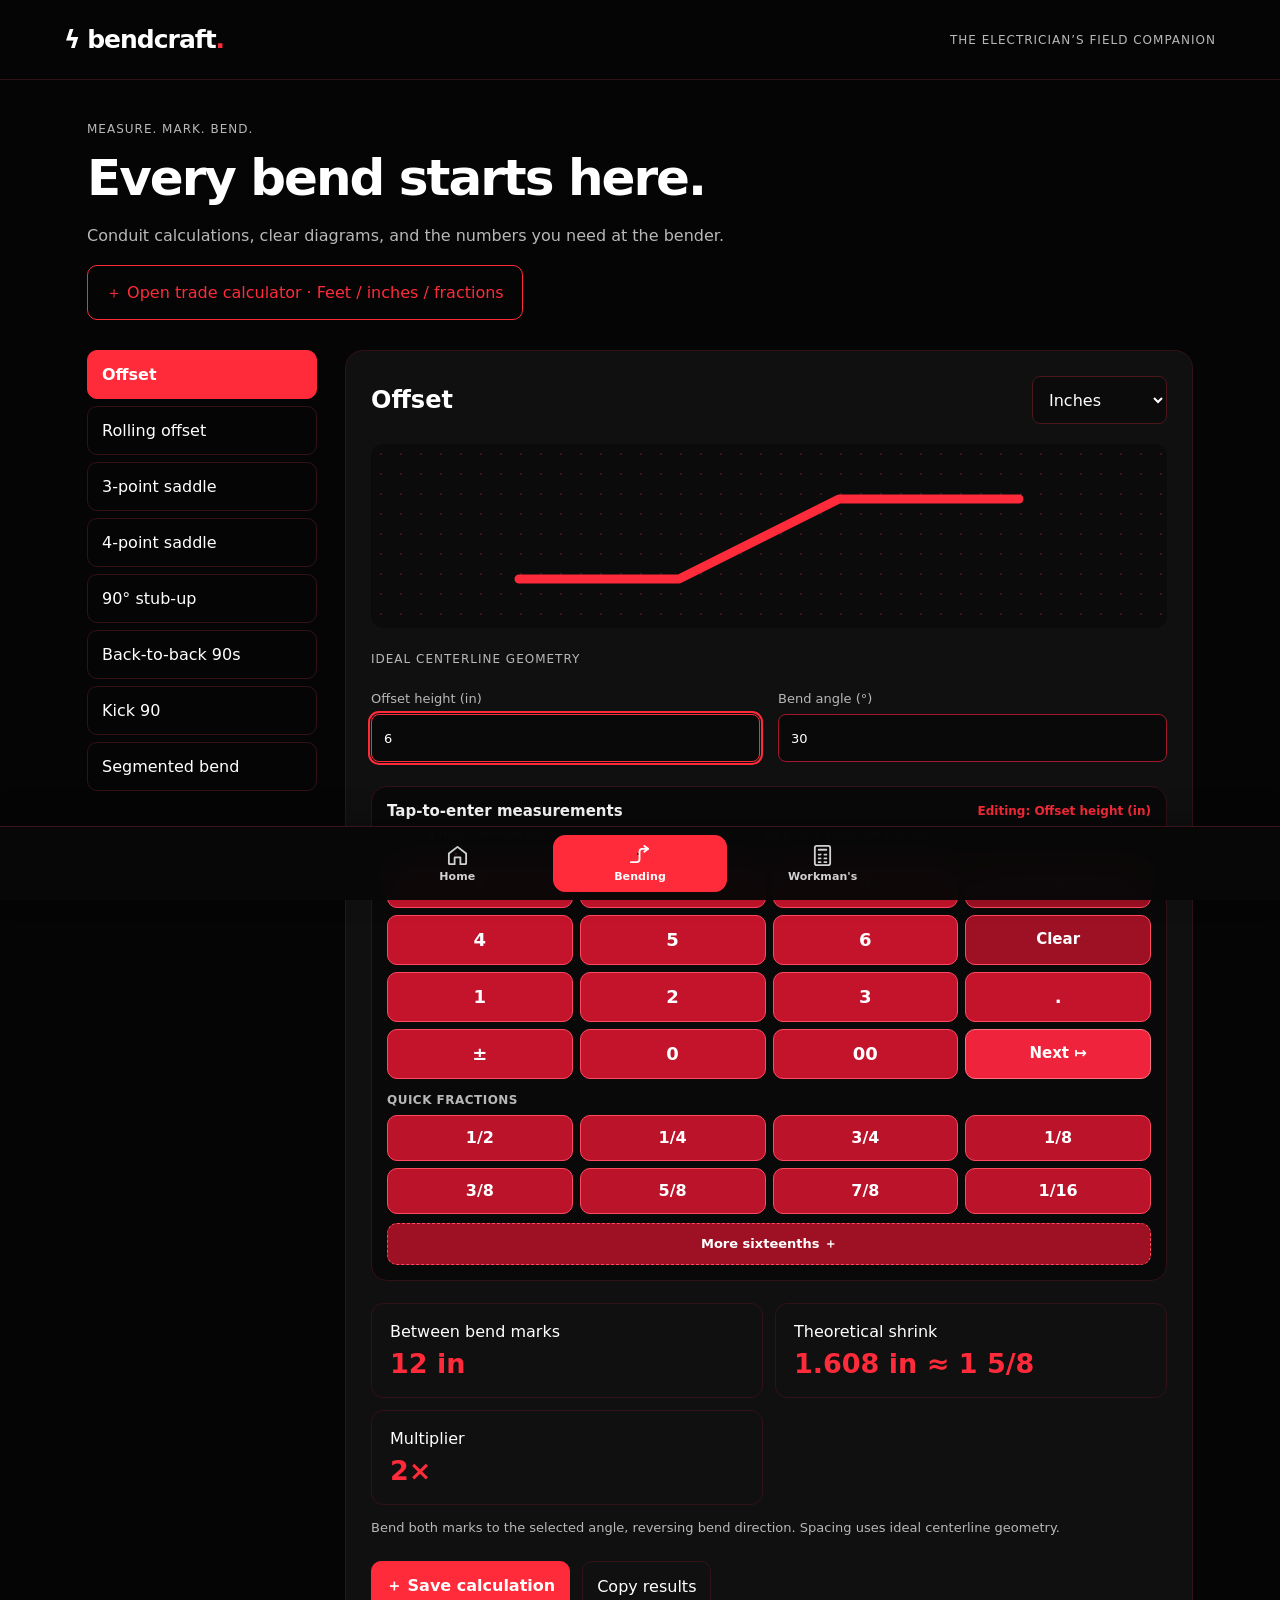
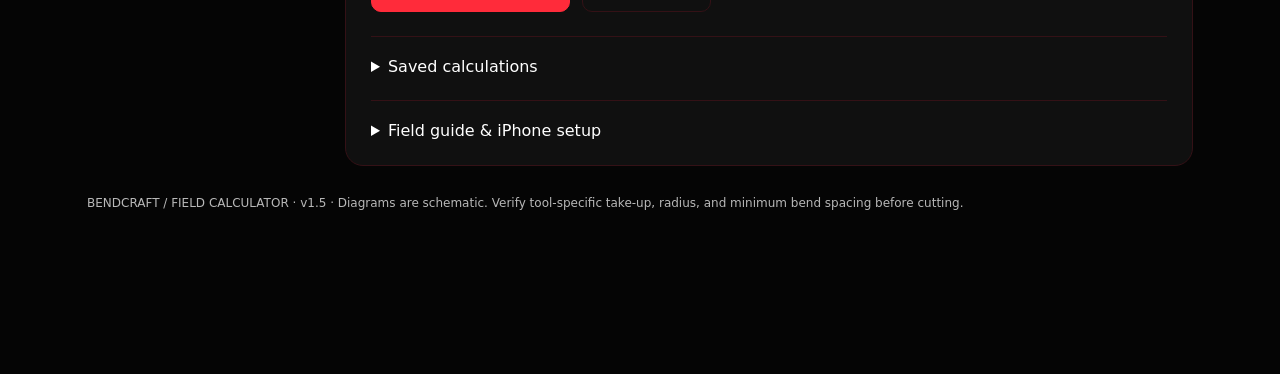
<file: index.html>
<!doctype html><html lang="en"><meta charset="utf-8"><meta name="viewport" content="width=device-width,initial-scale=1,viewport-fit=cover"><meta name="theme-color" content="#050505"><meta name="apple-mobile-web-app-capable" content="yes"><link rel="manifest" href="manifest.json?v=1.5"><link rel="stylesheet" href="measurement-keypad.css?v=1.5"><link rel="stylesheet" href="app-tabs.css?v=1.5"><title>Bendcraft • Conduit calculator</title><style>
:root{color-scheme:dark;--bg:#050505;--panel:#101010;--line:#341116;--ink:#ffffff;--muted:#b8b8b8;--accent:#ff2b3a}*{box-sizing:border-box}body{margin:0;background:var(--bg);color:var(--ink);font:16px system-ui,sans-serif}header{padding:25px 5%;border-bottom:1px solid var(--line);display:flex;justify-content:space-between;align-items:center}.brand{font-size:25px;font-weight:800;letter-spacing:-1px}.badge,small{color:var(--muted);font-size:12px;letter-spacing:1px}main{max-width:1150px;margin:38px auto;padding:0 22px}h1{font-size:clamp(32px,5vw,50px);letter-spacing:-2px;margin:12px 0}p{color:var(--muted);line-height:1.6}.layout{display:grid;grid-template-columns:230px 1fr;gap:28px;margin-top:30px}nav{display:flex;flex-direction:column;gap:7px}button,select,input{font:inherit}button{cursor:pointer;border:1px solid var(--line);border-radius:10px;background:transparent;color:var(--ink);padding:14px;text-align:left;min-height:48px}button:hover{border-color:var(--accent)}button.active,.primary{background:var(--accent);color:#ffffff;border-color:var(--accent);font-weight:700}section{border:1px solid var(--line);background:var(--panel);border-radius:18px;padding:25px}h2{margin:0;font-size:24px}.toolbar{display:flex;justify-content:space-between;align-items:center;gap:12px}select,input{background:#0b0b0b;color:var(--ink);border:1px solid #4c161d;border-radius:8px;padding:12px;width:100%;min-height:48px}select{width:auto}#fields{display:grid;grid-template-columns:1fr 1fr;gap:18px;margin:24px 0}label{display:block;font-size:13px;color:var(--muted)}label input{margin-top:8px}.diagram{background:#0b0b0b;border-radius:12px;margin:20px 0;overflow:hidden}svg{width:100%;height:180px;background-image:radial-gradient(#3a141a 1px,transparent 1px);background-size:20px 20px}.results{display:grid;grid-template-columns:repeat(2,1fr);gap:12px}.result{padding:18px;border:1px solid var(--line);border-radius:12px}.result strong{display:block;color:var(--accent);font-size:27px;margin-top:7px}.note{font-size:13px}.actions{display:flex;gap:12px;margin-top:22px;flex-wrap:wrap}details{margin-top:24px;border-top:1px solid var(--line);padding-top:20px}summary{cursor:pointer}#saved article{border-bottom:1px solid var(--line);padding:14px 0}#saved button{padding:8px;margin-right:8px}footer{padding:30px 0;color:var(--muted);font-size:12px}a{color:var(--accent)}@media(max-width:720px){header{padding:20px}.badge{display:none}main{margin-top:24px}.layout{grid-template-columns:1fr;gap:18px}nav{flex-direction:row;overflow-x:auto;padding-bottom:6px}nav button{white-space:nowrap}section{padding:18px}#fields{gap:12px}h1{letter-spacing:-1px}.result strong{font-size:23px}}
</style><header><div class="brand">ϟ bendcraft<span style="color:var(--accent)">.</span></div><span class="badge">THE ELECTRICIAN’S FIELD COMPANION</span></header><main><small>MEASURE. MARK. BEND.</small><h1>Every bend starts here.</h1><p>Conduit calculations, clear diagrams, and the numbers you need at the bender.</p><p><a href="calculator.html?v=1.5" style="display:inline-block;padding:14px 18px;border:1px solid #ff2b3a;border-radius:10px;text-decoration:none">＋ Open trade calculator · Feet / inches / fractions</a></p><div class="layout"><nav id="types" aria-label="Bend type"></nav><section><div class="toolbar"><h2 id="title"></h2><select id="unit" aria-label="Units"><option value="in">Inches</option><option value="mm">Millimeters</option></select></div><div class="diagram"><svg viewBox="0 0 600 180" role="img" aria-label="Schematic of selected bend"><path id="pipe" fill="none" stroke="#ff2b3a" stroke-width="9" stroke-linejoin="round" stroke-linecap="round"/></svg></div><small id="model"></small><div id="fields"></div><div id="measurement-keypad"></div><div id="results" class="results" aria-live="polite"></div><p id="explain" class="note"></p><div class="actions"><button id="save" class="primary">＋ Save calculation</button><button id="share">Copy results</button></div><p id="status" role="status"></p><details><summary>Saved calculations</summary><div id="saved"></div></details><details><summary>Field guide & iPhone setup</summary><p>Tap a measurement field then use the built-in number and fraction buttons—no iPhone keyboard needed. Fractions such as 12 3/8 work. Values use the selected unit. Change units to convert your current measurements. Angles remain degrees.</p><p>Offsets and saddles use ideal centerline geometry: spacing = height ÷ sin(angle); shrink per offset = height × tan(angle ÷ 2). These differ from rounded field tables and do not compensate for shoe radius. Verify marks with your bender’s instructions. Stub take-up and back-to-back star marks must match your actual shoe. Segmented calculations use equal chord approximations.</p><p>On iPhone: open the hosted app in Safari, tap Share → Add to Home Screen → Open as Web App. Saved bends stay in this browser on this device. This local version requires hosting before iPhone installation.</p><p><a href="https://data.kleintools.com/sites/all/product_assets/documents/instructions/klein/ConduitBenderGuide.pdf" target="_blank" rel="noopener">Klein bender reference</a> · <a href="https://apps.apple.com/us/app/ibend-pipe/id339407922" target="_blank" rel="noopener">Workflow research: iBend Pipe</a></p></details></section></div><footer>BENDCRAFT / FIELD CALCULATOR · v1.5 · Diagrams are schematic. Verify tool-specific take-up, radius, and minimum bend spacing before cutting.</footer></main><nav class="app-tabs" aria-label="Bendcraft apps"><div class="app-tabs-inner"><a class="app-tab" href="home.html?v=1.5"><svg viewBox="0 0 24 24" aria-hidden="true"><path d="m3 10 9-7 9 7v10a1 1 0 0 1-1 1h-5v-7H9v7H4a1 1 0 0 1-1-1Z"/></svg><span>Home</span></a><a class="app-tab" href="index.html?v=1.6" aria-current="page"><svg viewBox="0 0 24 24" aria-hidden="true"><path d="M3 19h6c1.7 0 3-1.3 3-3V8c0-1.7 1.3-3 3-3h6"/><path d="m17 2 4 3-4 3"/></svg><span>Bending</span></a><a class="app-tab" href="calculator.html?v=1.5"><svg viewBox="0 0 24 24" aria-hidden="true"><rect x="4" y="2" width="16" height="20" rx="2"/><path d="M8 6h8M8 11h2m4 0h2M8 15h2m4 0h2M8 19h2m4 0h2"/></svg><span>Workman's</span></a></div></nav><script src="app.js?v=1.6"></script><script src="measurement-keypad.js"></script></html>
</file>
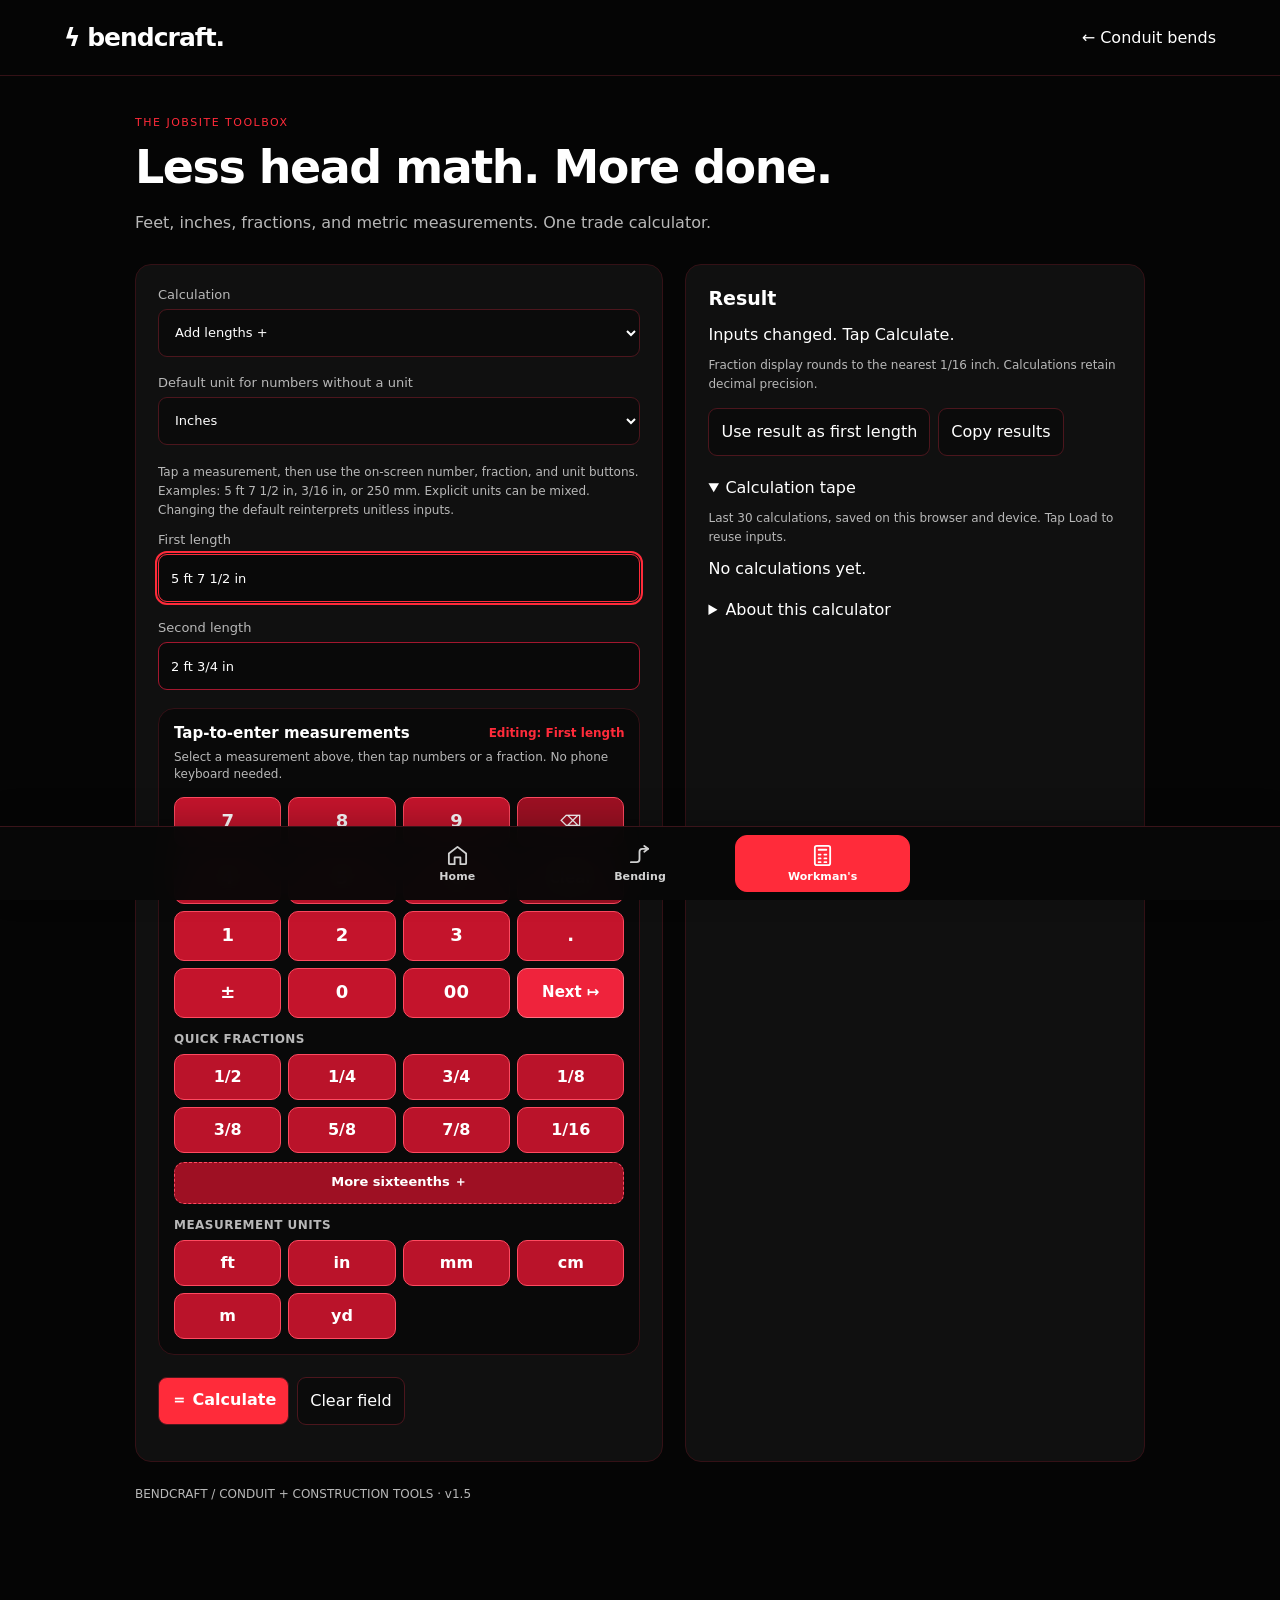
<file: calculator.html>
<!doctype html><html lang="en"><meta charset="utf-8"><meta name="viewport" content="width=device-width,initial-scale=1,viewport-fit=cover"><meta name="theme-color" content="#050505"><meta name="apple-mobile-web-app-capable" content="yes"><title>Bendcraft • Trade Calculator</title><link rel="manifest" href="manifest.json?v=1.5"><link rel="stylesheet" href="measurement-keypad.css?v=1.5"><link rel="stylesheet" href="app-tabs.css?v=1.5"><style>
:root{color-scheme:dark;--bg:#050505;--panel:#101010;--line:#341116;--ink:#ffffff;--muted:#b8b8b8;--accent:#ff2b3a}*{box-sizing:border-box}body{margin:0;background:var(--bg);color:var(--ink);font:16px system-ui,sans-serif}header{padding:23px max(20px,5vw);border-bottom:1px solid var(--line);display:flex;gap:24px;justify-content:space-between;align-items:center}header a{color:var(--ink);text-decoration:none}.brand{font-size:25px;font-weight:800;letter-spacing:-1px}main{max-width:1050px;margin:35px auto;padding:0 20px}h1{font-size:clamp(30px,5vw,46px);letter-spacing:-1.5px;margin:10px 0}p{color:var(--muted);line-height:1.6}small{color:var(--accent);letter-spacing:1.5px;font-size:11px}.layout{display:grid;grid-template-columns:1.15fr 1fr;gap:22px;margin-top:28px}.panel{border:1px solid var(--line);border-radius:16px;background:var(--panel);padding:22px}input,select,button{font:inherit;min-height:48px;border:1px solid #4c161d;border-radius:9px;color:var(--ink);background:#0b0b0b;padding:12px}input,select{width:100%;margin-top:7px}label{font-size:13px;color:var(--muted);display:block;margin-bottom:18px}input:focus{outline:2px solid var(--accent)}button{cursor:pointer}button:hover{border-color:var(--accent)}.primary{background:var(--accent);color:#ffffff;font-weight:700}.tools,.keys,.fraction,.actions{display:flex;gap:8px;flex-wrap:wrap;margin:14px 0}.tools button{flex:1}.keys{display:grid;grid-template-columns:repeat(4,1fr)}.keys button{text-align:center}.fraction{align-items:end}.fraction label{flex:1;margin:0}.fraction button{flex:1}h2{font-size:19px;margin:0 0 16px}.result{border-bottom:1px solid var(--line);padding:14px 0;font-size:13px;color:var(--muted)}.result strong{display:block;font-size:24px;color:var(--accent);margin-top:5px;overflow-wrap:anywhere}.note{font-size:12px}#tape article{padding:16px 0;border-bottom:1px solid var(--line)}#tape article p{font-size:13px;overflow-wrap:anywhere}details{margin-top:22px}summary{cursor:pointer}a{color:var(--accent)}[hidden]{display:none!important}footer{padding:25px 0;color:var(--muted);font-size:12px}@media(max-width:700px){.layout{grid-template-columns:1fr}header{gap:14px;font-size:13px}.panel{padding:18px}}
</style><header><a href="index.html?v=1.6" class="brand">ϟ bendcraft.</a><a href="index.html?v=1.6">← Conduit bends</a></header><main><small>THE JOBSITE TOOLBOX</small><h1>Less head math. More done.</h1><p>Feet, inches, fractions, and metric measurements. One trade calculator.</p><div class="layout"><section class="panel" aria-label="Construction calculator"><label>Calculation<select id="mode"><option value="add">Add lengths +</option><option value="subtract">Subtract lengths −</option><option value="scale">Multiply a length × quantity</option><option value="divide">Divide a length ÷ quantity</option><option value="ratio">Divide two lengths → ratio</option><option value="convert">Convert a measurement</option><option value="area">Rectangle area & perimeter</option><option value="volume">Rectangular volume</option><option value="triangle">Right triangle: rise & run</option><option value="spacing">Equal spacing, including both ends</option></select></label><label>Default unit for numbers without a unit<select id="base"><option value="in">Inches</option><option value="ft">Feet</option><option value="yd">Yards</option><option value="mm">Millimeters</option><option value="cm">Centimeters</option><option value="m">Meters</option></select></label><p class="note">Tap a measurement, then use the on-screen number, fraction, and unit buttons. Examples: 5 ft 7 1/2 in, 3/16 in, or 250 mm. Explicit units can be mixed. Changing the default reinterprets unitless inputs.</p><label><span id="label-a">First length</span><input id="a" type="text" value="5 ft 7 1/2 in" autocomplete="off" spellcheck="false"></label><label id="row-b"><span id="label-b">Second length</span><input id="b" type="text" value="2 ft 3/4 in" autocomplete="off" spellcheck="false"></label><label id="row-c" hidden>Depth<input id="c" type="text" value="4 in" autocomplete="off" spellcheck="false"></label><div id="measurement-keypad"></div><div id="legacy-entry" hidden><small id="target">KEYPAD → FIRST LENGTH</small><div class="tools" aria-label="Insert unit"><button data-token=" ft ">ft</button><button data-token=" in ">in</button><button data-token=" yd ">yd</button><button data-token=" mm ">mm</button><button data-token=" m ">m</button></div><div class="keys" aria-label="Calculator keypad"></div><div class="fraction"><label>Numerator<select id="numerator"></select></label><label>Denominator<select id="denominator"></select></label><button id="insert-fraction">Insert fraction</button></div></div><div class="actions"><button id="calculate" class="primary">＝ Calculate</button><button id="clear">Clear field</button></div></section><section class="panel"><h2>Result</h2><div id="answer" aria-live="polite"></div><p class="note">Fraction display rounds to the nearest 1/16 inch. Calculations retain decimal precision.</p><div class="actions"><button id="reuse">Use result as first length</button><button id="copy">Copy results</button></div><p id="message" role="status"></p><details open><summary>Calculation tape</summary><p class="note">Last 30 calculations, saved on this browser and device. Tap Load to reuse inputs.</p><div id="tape"></div></details><details><summary>About this calculator</summary><p class="note">Bendcraft’s original trade calculator is inspired by the mixed-unit workflow of <a href="https://apps.apple.com/us/app/workmans-calculator-pro/id1188821288" target="_blank" rel="noopener">Workman’s Calculator Pro</a>. Length × quantity returns length. Length × width returns area. Length ÷ length returns a unitless ratio. Equal spacing uses positions at both endpoints.</p></details></section></div><footer>BENDCRAFT / CONDUIT + CONSTRUCTION TOOLS · v1.5</footer></main><nav class="app-tabs" aria-label="Bendcraft apps"><div class="app-tabs-inner"><a class="app-tab" href="home.html?v=1.5"><svg viewBox="0 0 24 24" aria-hidden="true"><path d="m3 10 9-7 9 7v10a1 1 0 0 1-1 1h-5v-7H9v7H4a1 1 0 0 1-1-1Z"/></svg><span>Home</span></a><a class="app-tab" href="index.html?v=1.6"><svg viewBox="0 0 24 24" aria-hidden="true"><path d="M3 19h6c1.7 0 3-1.3 3-3V8c0-1.7 1.3-3 3-3h6"/><path d="m17 2 4 3-4 3"/></svg><span>Bending</span></a><a class="app-tab" href="calculator.html?v=1.5" aria-current="page"><svg viewBox="0 0 24 24" aria-hidden="true"><rect x="4" y="2" width="16" height="20" rx="2"/><path d="M8 6h8M8 11h2m4 0h2M8 15h2m4 0h2M8 19h2m4 0h2"/></svg><span>Workman's</span></a></div></nav><script src="trade-math.js"></script><script src="trade-ui.js"></script><script src="measurement-keypad.js"></script></html>
</file>
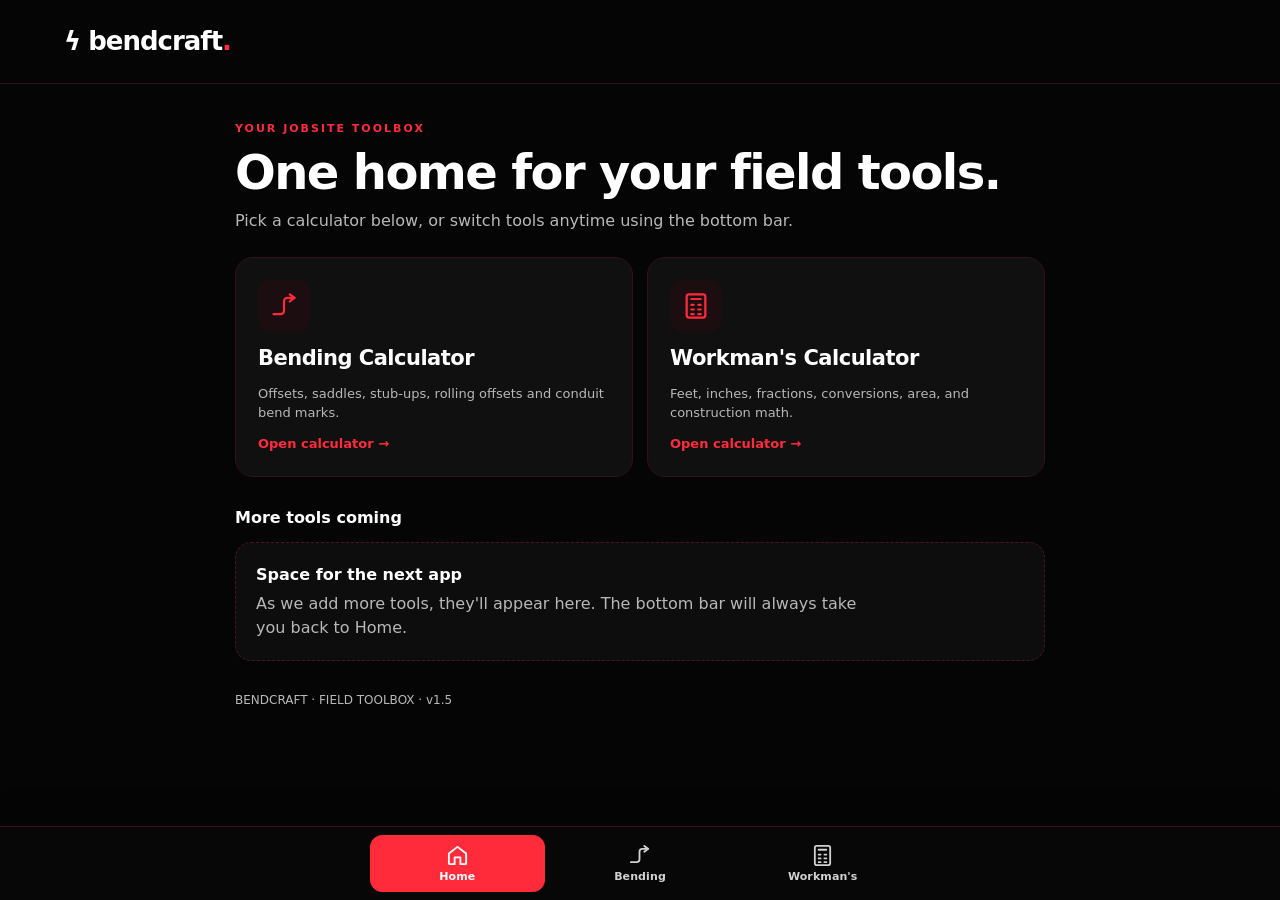
<file: home.html>
<!doctype html>
<html lang="en"><head>
<meta charset="utf-8"><meta name="viewport" content="width=device-width,initial-scale=1,viewport-fit=cover">
<meta name="theme-color" content="#050505"><meta name="apple-mobile-web-app-capable" content="yes">
<title>Bendcraft | Your field tools</title>
<link rel="manifest" href="manifest.json?v=1.5">
<link rel="stylesheet" href="app-tabs.css?v=1.5">
<style>
:root{color-scheme:dark;--bg:#050505;--panel:#101010;--line:#341116;--ink:#ffffff;--muted:#b8b8b8;--accent:#ff2b3a}
*{box-sizing:border-box}body{margin:0;background:var(--bg);color:var(--ink);font:16px/1.5 system-ui,-apple-system,sans-serif}
header{padding:22px max(20px,5vw);border-bottom:1px solid var(--line)}
.brand{font-size:26px;font-weight:800;letter-spacing:-1px}
.brand span{color:var(--accent)}
main{max-width:850px;margin:0 auto;padding:37px 20px 48px}
.overline{font-size:11px;font-weight:700;letter-spacing:2px;color:var(--accent)}
h1{font-size:clamp(32px,6vw,48px);line-height:1.05;letter-spacing:-1.6px;margin:9px 0 12px}
h2{font-size:16px;margin:29px 0 12px}
p{color:var(--muted);margin:0;max-width:610px}
.apps{display:grid;grid-template-columns:repeat(auto-fit,minmax(min(100%,260px),1fr));gap:14px;margin-top:24px}
.app-card{display:flex;flex-direction:column;gap:11px;min-height:210px;border:1px solid var(--line);border-radius:18px;background:var(--panel);padding:22px;color:var(--ink);text-decoration:none;transition:border-color .15s,transform .15s;touch-action:manipulation}
.app-card:active{transform:scale(.99)}
.app-card:focus-visible,.app-card:hover{outline:none;border-color:var(--accent)}
.app-icon{display:grid;place-items:center;width:52px;height:52px;border-radius:13px;background:#1c0d10;color:var(--accent)}
.app-icon svg{width:28px;height:28px;stroke:currentColor;fill:none;stroke-width:1.9;stroke-linecap:round;stroke-linejoin:round}
.app-title{font-size:21px;font-weight:750;letter-spacing:-.5px}
.app-description{font-size:13px;color:var(--muted);line-height:1.45}
.app-open{margin-top:auto;color:var(--accent);font-size:13px;font-weight:750}
.future{border:1px dashed #4c151d;border-radius:16px;background:#0d0d0d;padding:20px}
.future strong{display:block;margin-bottom:5px}
footer{margin-top:30px;color:var(--muted);font-size:12px}
</style></head><body>
<header><div class="brand">ϟ bendcraft<span>.</span></div></header>
<main><div class="overline">YOUR JOBSITE TOOLBOX</div><h1>One home for your field tools.</h1>
<p>Pick a calculator below, or switch tools anytime using the bottom bar.</p>
<div class="apps">
<a class="app-card" href="index.html?v=1.6"><span class="app-icon"><svg viewBox="0 0 24 24" aria-hidden="true"><path d="M3 19h6c1.7 0 3-1.3 3-3V8c0-1.7 1.3-3 3-3h6"/><path d="m17 2 4 3-4 3"/></svg></span><span class="app-title">Bending Calculator</span><span class="app-description">Offsets, saddles, stub-ups, rolling offsets and conduit bend marks.</span><span class="app-open">Open calculator →</span></a>
<a class="app-card" href="calculator.html?v=1.5"><span class="app-icon"><svg viewBox="0 0 24 24" aria-hidden="true"><rect x="4" y="2" width="16" height="20" rx="2"/><path d="M8 6h8M8 11h2m4 0h2M8 15h2m4 0h2M8 19h2m4 0h2"/></svg></span><span class="app-title">Workman's Calculator</span><span class="app-description">Feet, inches, fractions, conversions, area, and construction math.</span><span class="app-open">Open calculator →</span></a>
</div><h2>More tools coming</h2><div class="future"><strong>Space for the next app</strong><p>As we add more tools, they'll appear here. The bottom bar will always take you back to Home.</p></div>
<footer>BENDCRAFT · FIELD TOOLBOX · v1.5</footer></main>
<nav class="app-tabs" aria-label="Bendcraft apps"><div class="app-tabs-inner"><a class="app-tab" href="home.html?v=1.5" aria-current="page"><svg viewBox="0 0 24 24" aria-hidden="true"><path d="m3 10 9-7 9 7v10a1 1 0 0 1-1 1h-5v-7H9v7H4a1 1 0 0 1-1-1Z"/></svg><span>Home</span></a><a class="app-tab" href="index.html?v=1.6"><svg viewBox="0 0 24 24" aria-hidden="true"><path d="M3 19h6c1.7 0 3-1.3 3-3V8c0-1.7 1.3-3 3-3h6"/><path d="m17 2 4 3-4 3"/></svg><span>Bending</span></a><a class="app-tab" href="calculator.html?v=1.5"><svg viewBox="0 0 24 24" aria-hidden="true"><rect x="4" y="2" width="16" height="20" rx="2"/><path d="M8 6h8M8 11h2m4 0h2M8 15h2m4 0h2M8 19h2m4 0h2"/></svg><span>Workman's</span></a></div></nav>
</body></html>
</file>
<file: measurement-keypad.css>
/* Shared touch-first Bendcraft measurement keypad. */
#measurement-keypad { margin: 14px 0 22px; }
.mp-wrap { border: 1px solid var(--line, #3b1218); border-radius: 16px; background: #090909; padding: 15px; }
.mp-top { display: flex; align-items: center; justify-content: space-between; flex-wrap: wrap; gap: 5px 12px; }
.mp-top strong { font-size: 15px; color: var(--ink, #ffffff); }
.mp-active { color: var(--accent, #ff2b3a); font-size: 12px; font-weight: 700; }
.mp-hint { font-size: 12px; margin: 7px 0 14px; color: var(--muted, #b8b8b8); line-height: 1.4; }
.mp-label { margin: 14px 0 8px; font-size: 12px; color: var(--muted, #b8b8b8); font-weight: 700; letter-spacing: .04em; text-transform: uppercase; }
.mp-grid { display: grid; grid-template-columns: repeat(4, minmax(0, 1fr)); gap: 7px; }
.mp-key, .mp-more { appearance: none; min-width: 0; min-height: 50px; padding: 8px 4px; border: 1px solid #ff4a60; border-radius: 10px; background: #c4142c; color: #ffffff; text-align: center; font: 600 18px/1.15 system-ui, sans-serif; touch-action: manipulation; -webkit-tap-highlight-color: transparent; cursor: pointer; }
.mp-key:active, .mp-more:active { background: #ff2b3a; color: #ffffff; transform: scale(.975); }
.mp-key:focus-visible, .mp-more:focus-visible { outline: 2px solid var(--accent, #ff2b3a); outline-offset: 2px; }
.mp-fractions .mp-key, .mp-units .mp-key { font-size: 16px; min-height: 46px; }
.mp-key.mp-subtle { font-size: 15px; color: #ffffff; background: #9e1023; }
.mp-key.mp-next { background: #ef233c; border-color: #ff7282; color: #ffffff; font-size: 15px; font-weight: 800; }
.mp-key:disabled { opacity: .4; cursor: not-allowed; }
.mp-more { display: block; width: 100%; min-height: 42px; font-size: 13px; margin-top: 9px; background: #9e1023; border-style: dashed; }
.mp-extra { margin-top: 8px; }
.mp-extra[hidden] { display: none !important; }
.mp-selected { outline: 2px solid var(--accent, #ff2b3a) !important; outline-offset: 1px; border-color: var(--accent, #ff2b3a) !important; }
.mp-selected[readonly] { cursor: pointer; }
@media(max-width:400px) { .mp-wrap { padding: 11px; } .mp-grid { gap: 6px; } .mp-key { min-height: 48px; font-size: 18px; } .mp-fractions .mp-key { font-size: 15px; } }

/* v1.5: Red controls throughout the measurement workflow. */
.mp-key:hover, .mp-more:hover { background: #e31937; border-color: #ff8794; }
#fields input, #a, #b, #c {
  background: #090909; border-color: #a3172e; color: #ffffff;
  caret-color: #ff2b3a;
}
#fields input:focus-visible, #a:focus-visible, #b:focus-visible, #c:focus-visible {
  border-color: #ff2b3a;
  outline: 2px solid #ff2b3a;
  outline-offset: 1px;
}
#measurement-keypad .mp-fractions .mp-key,
#measurement-keypad .mp-units .mp-key { background: #ba132a; }
#measurement-keypad .mp-fractions .mp-key:hover,
#measurement-keypad .mp-units .mp-key:hover { background: #e31937; }
#measurement-keypad .mp-fractions .mp-key:active,
#measurement-keypad .mp-units .mp-key:active { background: #ff2b3a; }
</file>
<file: app-tabs.css>
/* Bendcraft's shared iPhone-friendly bottom app switcher */
:root { --tabs-height: 74px; }
body {
  padding-bottom: calc(var(--tabs-height) + 22px + env(safe-area-inset-bottom, 0px));
}
nav.app-tabs {
  position: fixed;
  z-index: 1000;
  inset: auto 0 0 0;
  display: block;
  padding: 9px 14px calc(9px + env(safe-area-inset-bottom, 0px));
  border-top: 1px solid #3a141a;
  background: rgba(8, 8, 8, .97);
  -webkit-backdrop-filter: blur(16px);
  backdrop-filter: blur(16px);
  box-shadow: 0 -8px 30px rgba(0, 0, 0, .22);
}
.app-tabs-inner {
  display: grid;
  grid-template-columns: repeat(3, minmax(0, 1fr));
  align-items: stretch;
  gap: 8px;
  max-width: 560px;
  margin: 0 auto;
}
nav.app-tabs a.app-tab {
  display: flex;
  flex-direction: column;
  align-items: center;
  justify-content: center;
  gap: 4px;
  min-width: 0;
  min-height: 57px;
  padding: 6px 4px;
  border: 1px solid transparent;
  border-radius: 12px;
  text-decoration: none;
  color: #d1d1d1;
  font: 600 11px/1.15 system-ui, -apple-system, sans-serif;
  letter-spacing: .1px;
  -webkit-tap-highlight-color: transparent;
  touch-action: manipulation;
}
.app-tab svg {
  width: 23px;
  height: 23px;
  stroke: currentColor;
  fill: none;
  stroke-width: 1.9;
  stroke-linecap: round;
  stroke-linejoin: round;
  flex: none;
}
nav.app-tabs a.app-tab[aria-current="page"] {
  background: #ff2b3a;
  border-color: #ff2b3a;
  color: #ffffff;
  font-weight: 800;
}
nav.app-tabs a.app-tab:active:not([aria-current="page"]) { background: #1a1a1a; }
nav.app-tabs a.app-tab:focus-visible {
  outline: 2px solid #ff2b3a;
  outline-offset: 2px;
}
@media (min-width: 720px) {
  nav.app-tabs { padding-top: 8px; padding-bottom: calc(8px + env(safe-area-inset-bottom, 0px)); }
  .app-tabs-inner { max-width: 540px; }
}
</file>
